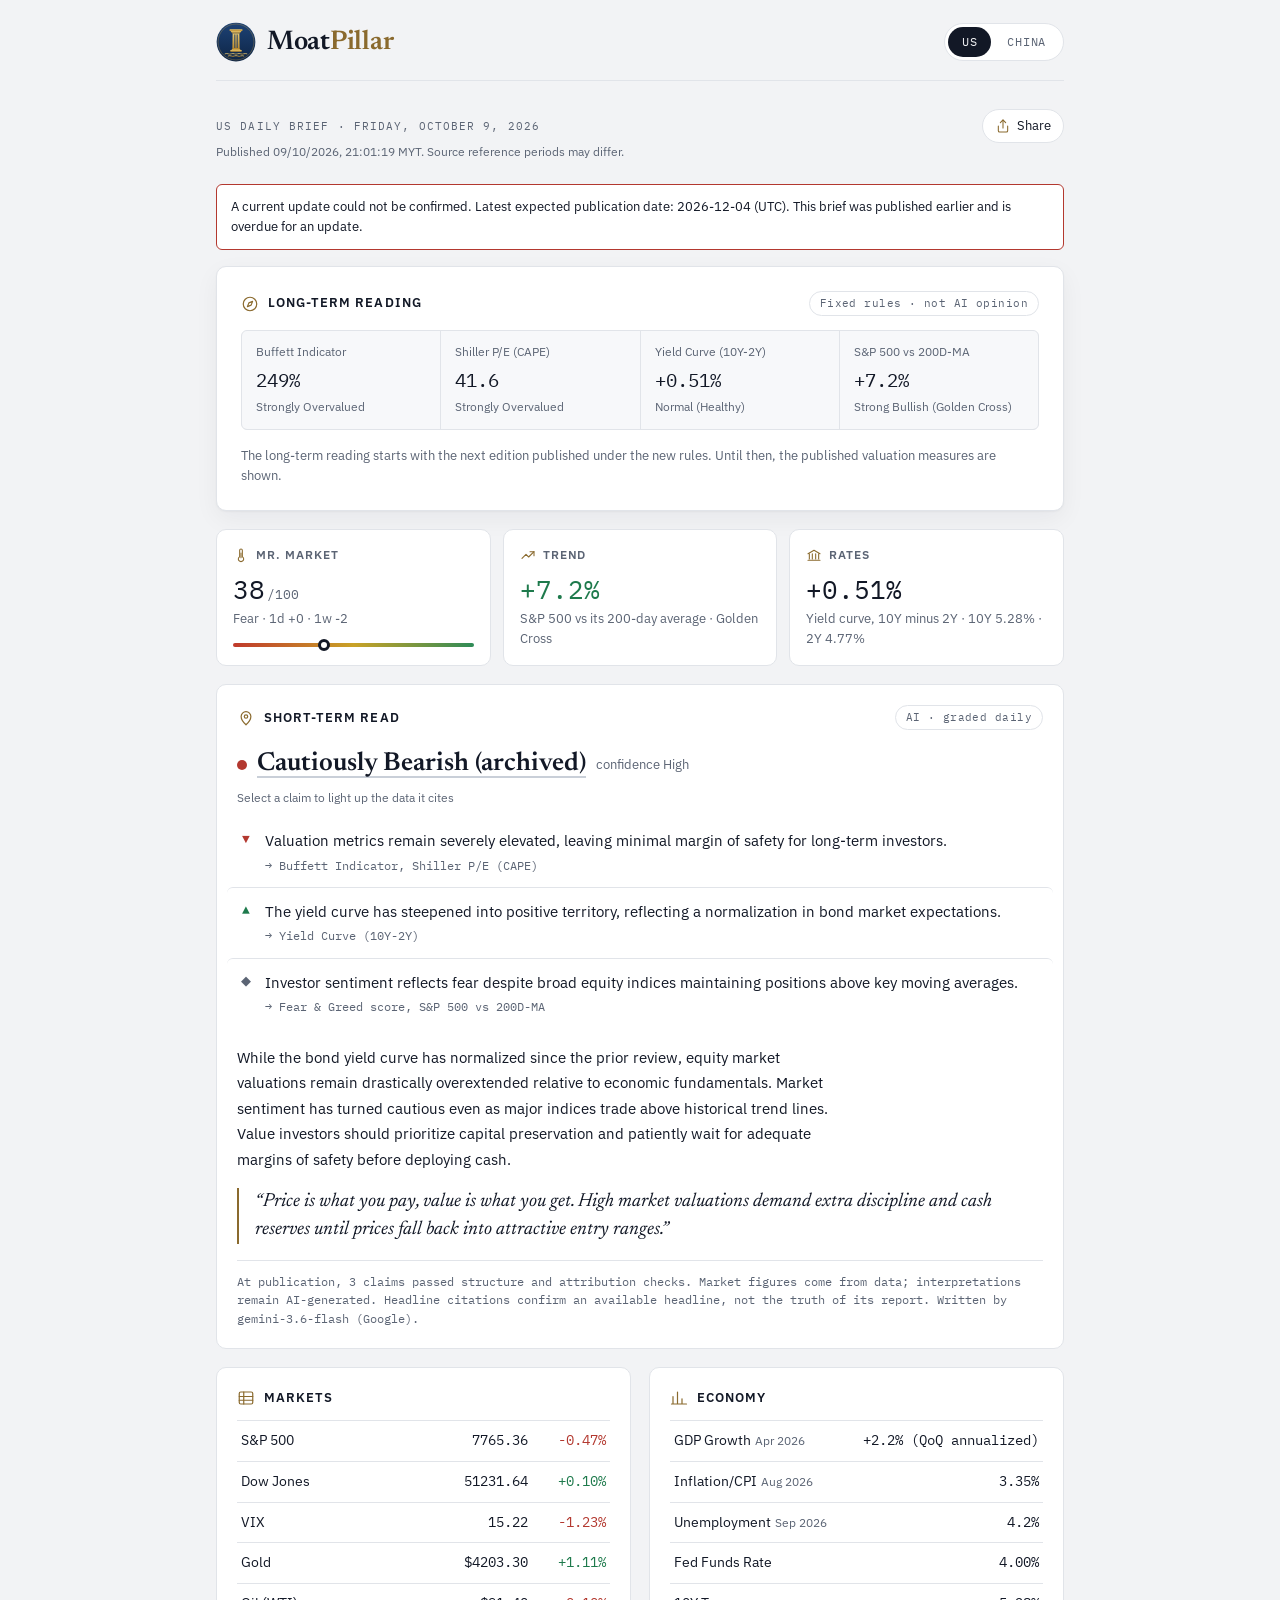
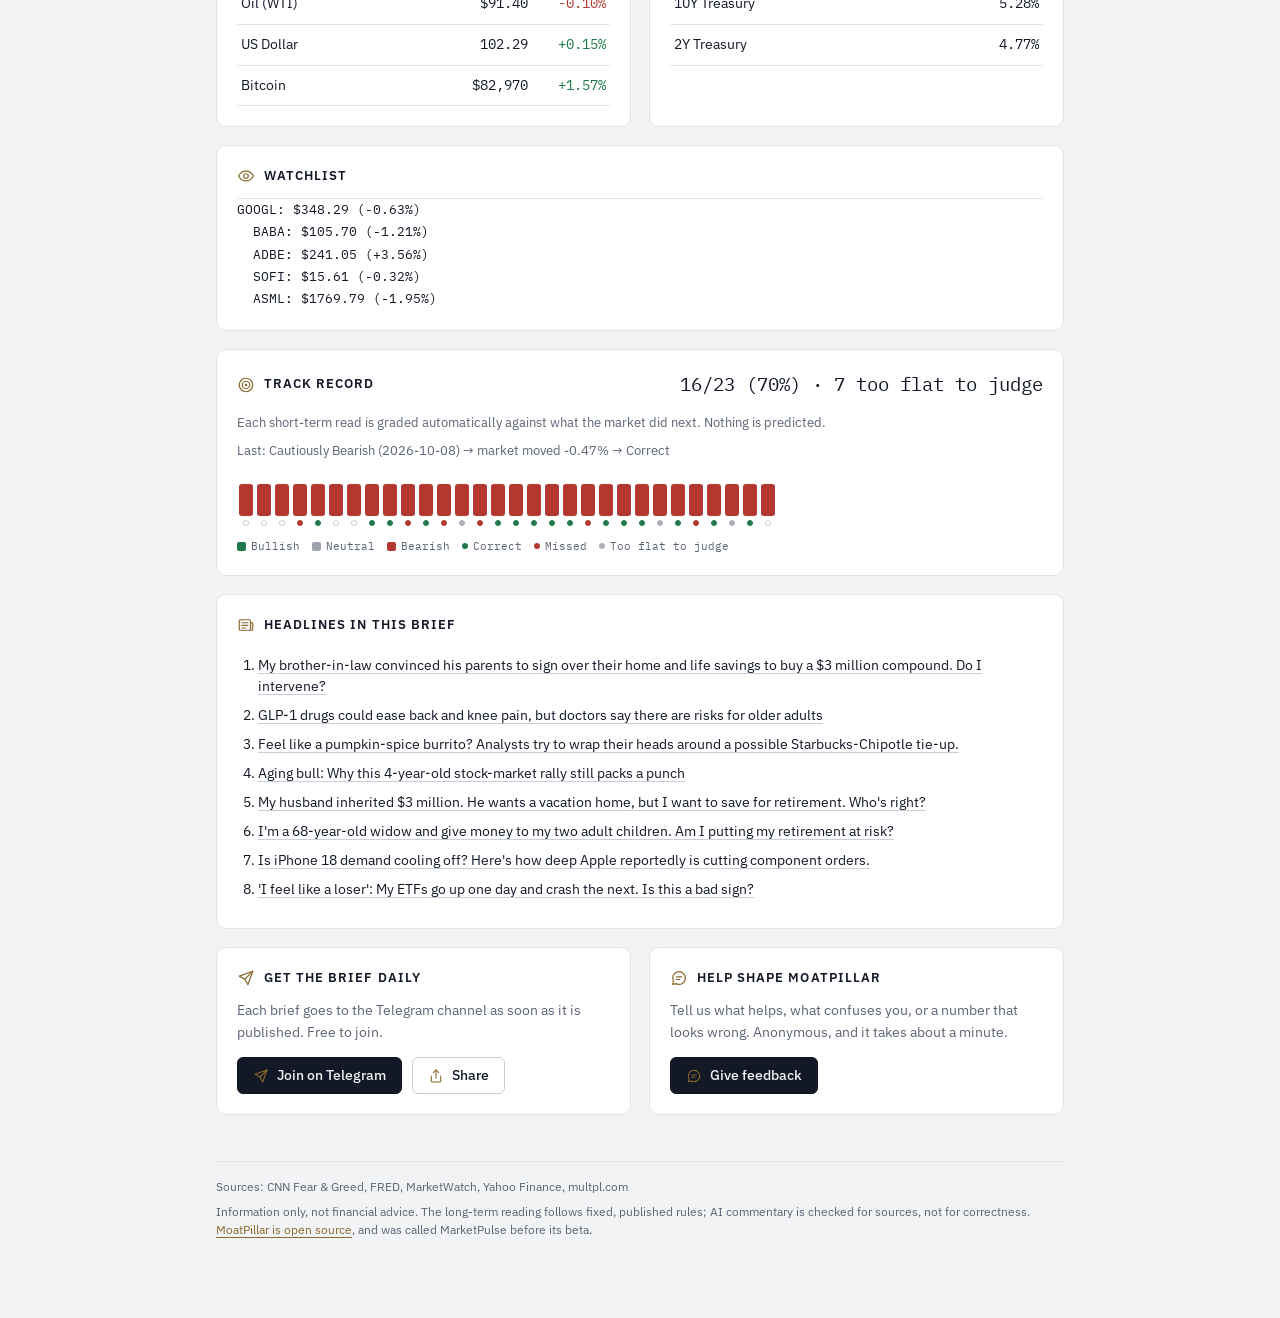
<file: docs/index.html>
<!doctype html>
<html lang="en">
<head>
<meta charset="utf-8">
<meta name="viewport" content="width=device-width, initial-scale=1, viewport-fit=cover">
<title>MoatPillar — Market Brief</title>
<meta name="description" content="Fixed rules for long-term value. AI for short-term clarity. A free daily US and China market brief for value investors, whose every AI claim cites its source data.">
<link rel="canonical" href="https://creator35lwb-web.github.io/MoatPillar/">
<meta property="og:type" content="website">
<meta property="og:site_name" content="MoatPillar">
<meta property="og:title" content="MoatPillar · Daily US &amp; China market brief">
<meta property="og:description" content="Fixed rules for long-term value. AI for short-term clarity. A free daily brief for value investors, whose every AI claim cites its data.">
<meta property="og:url" content="https://creator35lwb-web.github.io/MoatPillar/">
<meta property="og:image" content="https://creator35lwb-web.github.io/MoatPillar/assets/og-card.png">
<meta property="og:image:width" content="1200">
<meta property="og:image:height" content="630">
<meta property="og:image:alt" content="MoatPillar: fixed rules for long-term value, AI for short-term clarity">
<meta name="twitter:card" content="summary_large_image">
<link rel="icon" type="image/svg+xml" href="assets/brand/mark-small.svg">
<link rel="icon" type="image/png" sizes="32x32" href="assets/brand/favicon-32.png">
<link rel="icon" type="image/png" sizes="64x64" href="assets/brand/favicon-64.png">
<link rel="apple-touch-icon" href="assets/brand/apple-touch-icon.png">
<link rel="preconnect" href="https://fonts.googleapis.com">
<link rel="preconnect" href="https://fonts.gstatic.com" crossorigin>
<link href="https://fonts.googleapis.com/css2?family=Newsreader:ital,opsz,wght@0,6..72,500;0,6..72,600;1,6..72,500&family=IBM+Plex+Sans:wght@400;500;600&family=IBM+Plex+Mono:wght@400;500&display=swap" rel="stylesheet">
<link rel="stylesheet" href="style.css">
</head>
<body>
<svg width="0" height="0" style="position:absolute" aria-hidden="true" focusable="false">
  <symbol id="i-compass" viewBox="0 0 24 24"><circle cx="12" cy="12" r="9"/><path d="M15.5 8.5l-2 5-5 2 2-5z"/></symbol>
  <symbol id="i-thermo" viewBox="0 0 24 24"><path d="M10 14.5V5a2 2 0 1 1 4 0v9.5a4 4 0 1 1-4 0z"/><path d="M12 9v7"/></symbol>
  <symbol id="i-trend" viewBox="0 0 24 24"><path d="M3 17l6-6 4 4 8-8"/><path d="M15 7h6v6"/></symbol>
  <symbol id="i-bank" viewBox="0 0 24 24"><path d="M3 10l9-5 9 5"/><path d="M5 10v8M9.5 10v8M14.5 10v8M19 10v8"/><path d="M3 20h18"/></symbol>
  <symbol id="i-grid" viewBox="0 0 24 24"><rect x="3" y="4" width="18" height="16" rx="2"/><path d="M3 10h18M3 15h18M9 4v16"/></symbol>
  <symbol id="i-eye" viewBox="0 0 24 24"><path d="M2 12s3.5-6.5 10-6.5S22 12 22 12s-3.5 6.5-10 6.5S2 12 2 12z"/><circle cx="12" cy="12" r="3"/></symbol>
  <symbol id="i-target" viewBox="0 0 24 24"><circle cx="12" cy="12" r="9"/><circle cx="12" cy="12" r="5"/><circle cx="12" cy="12" r="1"/></symbol>
  <symbol id="i-pin" viewBox="0 0 24 24"><path d="M12 21s-6.5-5.8-6.5-11a6.5 6.5 0 0 1 13 0C18.5 15.2 12 21 12 21z"/><circle cx="12" cy="10" r="2.3"/></symbol>
  <symbol id="i-news" viewBox="0 0 24 24"><rect x="3" y="5" width="15" height="14" rx="1.5"/><path d="M18 9h3v8.5a1.5 1.5 0 0 1-3 0z"/><path d="M6.5 9h8M6.5 12.5h8M6.5 16h5"/></symbol>
  <symbol id="i-clock" viewBox="0 0 24 24"><circle cx="12" cy="12" r="9"/><path d="M12 7v5l3 2"/></symbol>
  <symbol id="i-check" viewBox="0 0 24 24"><path d="M12 3l7 3v5.5c0 4.5-3 8-7 9.5-4-1.5-7-5-7-9.5V6z"/><path d="M8.5 12l2.5 2.5 4.5-5"/></symbol>
  <symbol id="i-economy" viewBox="0 0 24 24"><path d="M4 20V10M10 20V4M16 20v-7M22 20H2"/></symbol>
  <symbol id="i-share" viewBox="0 0 24 24"><path d="M12 15V3"/><path d="M8 7l4-4 4 4"/><path d="M5 12v7a2 2 0 0 0 2 2h10a2 2 0 0 0 2-2v-7"/></symbol>
  <symbol id="i-message" viewBox="0 0 24 24"><path d="M20.5 12a8.5 8.5 0 0 1-12.4 7.5L3.5 20.5l1-4.4A8.5 8.5 0 1 1 20.5 12z"/><path d="M8.5 10.5h7M8.5 14h4.5"/></symbol>
  <symbol id="i-send" viewBox="0 0 24 24"><path d="M21 3L10.5 13.5"/><path d="M21 3l-6.5 18-4-7.5-7.5-4z"/></symbol>
  <symbol id="i-copy" viewBox="0 0 24 24"><rect x="9" y="9" width="11" height="11" rx="2"/><path d="M5 15V6a2 2 0 0 1 2-2h9"/></symbol>
  <symbol id="i-close" viewBox="0 0 24 24"><path d="M6 6l12 12M18 6L6 18"/></symbol>
</svg>

<div class="wrap">
  <header class="topbar">
    <a class="brand" href="./" aria-label="MoatPillar home">
      <!-- The mark is vector and the name is live text, so both stay sharp and follow the theme. -->
      <img class="brand-mark" src="assets/brand/mark.svg" alt="" width="40" height="40">
      <span class="brand-name">Moat<span>Pillar</span></span>
      <span class="beta-tag" aria-hidden="true" hidden>Beta</span>
    </a>
    <div class="edition-toggle" role="group" aria-label="Edition">
      <button type="button" data-edition="US" aria-pressed="true">US</button>
      <button type="button" data-edition="CN" aria-pressed="false">China</button>
    </div>
  </header>

  <main id="app">
    <p class="state-msg">Loading the latest brief…</p>
  </main>

  <dialog class="share-dialog" aria-labelledby="share-title">
    <div class="share-head">
      <h2 id="share-title" class="card-title"><svg class="icon" aria-hidden="true"><use href="#i-share"/></svg>Share this brief</h2>
      <button type="button" class="icon-btn share-close" aria-label="Close"><svg class="icon" aria-hidden="true"><use href="#i-close"/></svg></button>
    </div>
    <p class="share-pitch"></p>
    <div class="share-copy">
      <input class="share-url" type="text" readonly aria-label="Link to this brief">
      <button type="button" class="btn copy-link" autofocus><svg class="icon" aria-hidden="true"><use href="#i-copy"/></svg><span class="copy-label">Copy link</span></button>
    </div>
    <div class="share-grid">
      <a data-share="whatsapp" target="_blank" rel="noopener noreferrer">WhatsApp</a>
      <a data-share="telegram" target="_blank" rel="noopener noreferrer">Telegram</a>
      <a data-share="facebook" target="_blank" rel="noopener noreferrer">Facebook</a>
      <a data-share="x" target="_blank" rel="noopener noreferrer">X</a>
      <a data-share="linkedin" target="_blank" rel="noopener noreferrer">LinkedIn</a>
      <a data-share="email">Email</a>
    </div>
  </dialog>
</div>

<template id="tpl-report">
  <section class="masthead">
    <div class="masthead-row">
      <p class="eyebrow"><span class="edition-name"></span> Daily Brief · <span class="date"></span></p>
      <button type="button" class="icon-btn share-open" aria-haspopup="dialog"><svg class="icon" aria-hidden="true"><use href="#i-share"/></svg>Share</button>
    </div>
    <p class="asof"><svg class="icon" aria-hidden="true"><use href="#i-clock"/></svg><span class="asof-label"></span></p>
    <p class="publication-time"></p>
  </section>

  <div class="publication-banner flag-banner" role="status" hidden></div>
  <div class="flag-banner data-health-banner" hidden></div>

  <section class="card reading-card" aria-labelledby="reading-title">
    <div class="card-head">
      <h2 id="reading-title" class="card-title"><svg class="icon" aria-hidden="true"><use href="#i-compass"/></svg>Long-term reading</h2>
      <span class="rules-chip">Fixed rules · not AI opinion</span>
    </div>
    <div class="reading-body">
      <div class="verdict">
        <p class="micro">Valuation</p>
        <p class="verdict-word"></p>
        <p class="verdict-status"></p>
      </div>
      <div class="band-meter" role="img">
        <div class="band-rows"></div>
        <div class="band-labels"></div>
      </div>
      <dl class="reading-facts"></dl>
      <div class="changes">
        <h3 class="micro">What would change it</h3>
        <ul class="change-list"></ul>
      </div>
    </div>
    <p class="reading-note" hidden></p>
  </section>

  <section class="context-strip" aria-label="Market context">
    <div class="tile mood-tile" data-factkey="fearGreedValue">
      <p class="tile-title"><svg class="icon" aria-hidden="true"><use href="#i-thermo"/></svg>Mr. Market</p>
      <p class="tile-value"><span class="mood-score"></span><span class="tile-unit">/100</span></p>
      <p class="tile-label mood-label"></p>
      <div class="gauge-track"><div class="gauge-dot"></div></div>
    </div>
    <div class="tile trend-tile" data-factkey="sp500VsMa200">
      <p class="tile-title"><svg class="icon" aria-hidden="true"><use href="#i-trend"/></svg>Trend</p>
      <p class="tile-value trend-value"></p>
      <p class="tile-label trend-label"></p>
    </div>
    <div class="tile rates-tile" data-factkey="yieldCurve">
      <p class="tile-title"><svg class="icon" aria-hidden="true"><use href="#i-bank"/></svg>Rates</p>
      <p class="tile-value curve-value"></p>
      <p class="tile-label curve-label"></p>
    </div>
  </section>

  <section class="card read-card" aria-labelledby="read-title">
    <div class="card-head">
      <h2 id="read-title" class="card-title"><svg class="icon" aria-hidden="true"><use href="#i-pin"/></svg>Short-term read</h2>
      <span class="rules-chip ai-chip">AI · graded daily</span>
    </div>
    <p class="read-line"><span class="read-dot"></span><button type="button" class="sentiment-word"></button><span class="confidence"></span></p>
    <p class="hint">Select a claim to light up the data it cites</p>
    <p class="analysis-notice" hidden></p>
    <div class="claims"></div>
    <p class="interpretation"></p>
    <blockquote class="wisdom"></blockquote>
    <div class="verified-strip"></div>
  </section>

  <div class="grid-2">
    <section class="card table-card" aria-labelledby="markets-title">
      <h2 id="markets-title" class="card-title"><svg class="icon" aria-hidden="true"><use href="#i-grid"/></svg>Markets</h2>
      <div class="ledger screener-ledger"></div>
    </section>
    <section class="card table-card" aria-labelledby="economy-title">
      <h2 id="economy-title" class="card-title"><svg class="icon" aria-hidden="true"><use href="#i-economy"/></svg>Economy</h2>
      <div class="ledger economic-ledger"></div>
    </section>
  </div>

  <section class="card table-card watchlist-section" aria-labelledby="watch-title">
    <h2 id="watch-title" class="card-title"><svg class="icon" aria-hidden="true"><use href="#i-eye"/></svg>Watchlist</h2>
    <div class="ledger watchlist-ledger"></div>
    <pre class="watchlist-block" hidden></pre>
  </section>

  <section class="card trackrecord-section" aria-labelledby="record-title">
    <div class="card-head">
      <h2 id="record-title" class="card-title"><svg class="icon" aria-hidden="true"><use href="#i-target"/></svg>Track record</h2>
      <span class="accuracy"></span>
    </div>
    <p class="record-note">Each short-term read is graded automatically against what the market did next. Nothing is predicted.</p>
    <p class="phase-note" hidden></p>
    <p class="baseline" hidden></p>
    <p class="last"></p>
    <p class="history-empty state-msg" hidden>The history builds day by day; a timeline appears after a few editions.</p>
    <div class="history-strip" role="list" aria-label="Daily short-term read history"></div>
    <div class="history-detail" hidden>
      <span class="history-detail-date"></span>
      <span class="history-detail-sentiment"></span>
      <span class="history-detail-result"></span>
    </div>
    <div class="history-legend">
      <span><i class="swatch bullish"></i> Bullish</span>
      <span><i class="swatch neutral"></i> Neutral</span>
      <span><i class="swatch bearish"></i> Bearish</span>
      <span><i class="dot hit"></i> Correct</span>
      <span><i class="dot miss"></i> Missed</span>
      <span><i class="dot flat"></i> Too flat to judge</span>
    </div>
  </section>

  <section class="card news-section" aria-labelledby="news-title">
    <h2 id="news-title" class="card-title"><svg class="icon" aria-hidden="true"><use href="#i-news"/></svg>Headlines in this brief</h2>
    <ol class="news-list"></ol>
  </section>

  <section class="card extra-evidence-section" hidden>
    <h2 class="card-title"><svg class="icon" aria-hidden="true"><use href="#i-check"/></svg>Additional cited evidence</h2>
    <div class="ledger extra-evidence-ledger"></div>
  </section>

  <div class="grid-2 connect-grid">
    <section class="card connect-card" aria-labelledby="join-title">
      <h2 id="join-title" class="card-title"><svg class="icon" aria-hidden="true"><use href="#i-send"/></svg>Get the brief daily</h2>
      <p class="connect-text">Each brief goes to the Telegram channel as soon as it is published. Free to join.</p>
      <div class="connect-actions">
        <a class="btn btn-primary channel-link" target="_blank" rel="noopener noreferrer"><svg class="icon" aria-hidden="true"><use href="#i-send"/></svg>Join on Telegram</a>
        <button type="button" class="btn share-open" aria-haspopup="dialog"><svg class="icon" aria-hidden="true"><use href="#i-share"/></svg>Share</button>
      </div>
    </section>
    <section class="card connect-card feedback-card" aria-labelledby="feedback-title" hidden>
      <h2 id="feedback-title" class="card-title"><svg class="icon" aria-hidden="true"><use href="#i-message"/></svg>Help shape MoatPillar</h2>
      <p class="connect-text">Tell us what helps, what confuses you, or a number that looks wrong. Anonymous, and it takes about a minute.</p>
      <div class="connect-actions">
        <a class="btn btn-primary feedback-link" target="_blank" rel="noopener noreferrer"><svg class="icon" aria-hidden="true"><use href="#i-message"/></svg>Give feedback</a>
      </div>
    </section>
  </div>

  <footer class="footer">
    <p class="sources"></p>
    <p>Information only, not financial advice. The long-term reading follows fixed, published rules; AI commentary is checked for sources, not for correctness. <a href="https://github.com/creator35lwb-web/MoatPillar">MoatPillar is open source</a>, and was called MarketPulse before its beta.</p>
  </footer>
</template>

<script type="module" src="app.js"></script>
</body>
</html>
</file>
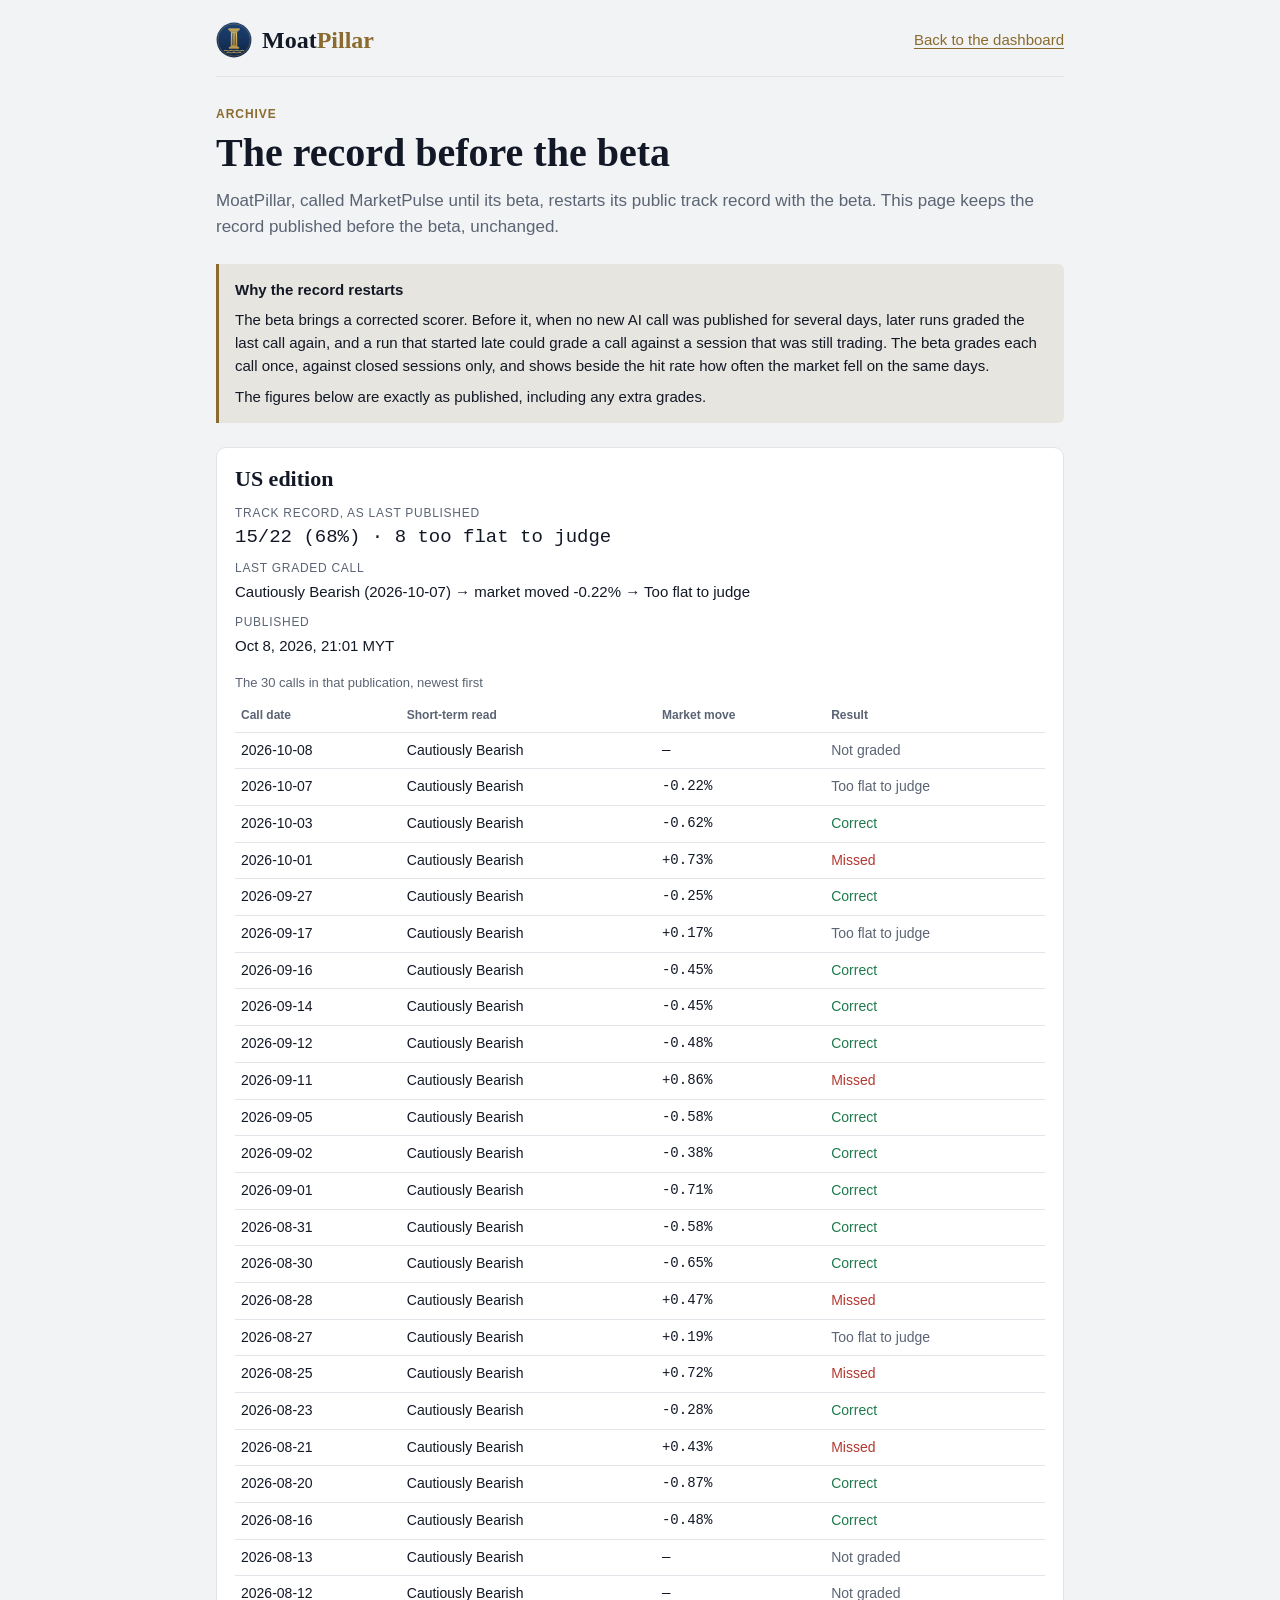
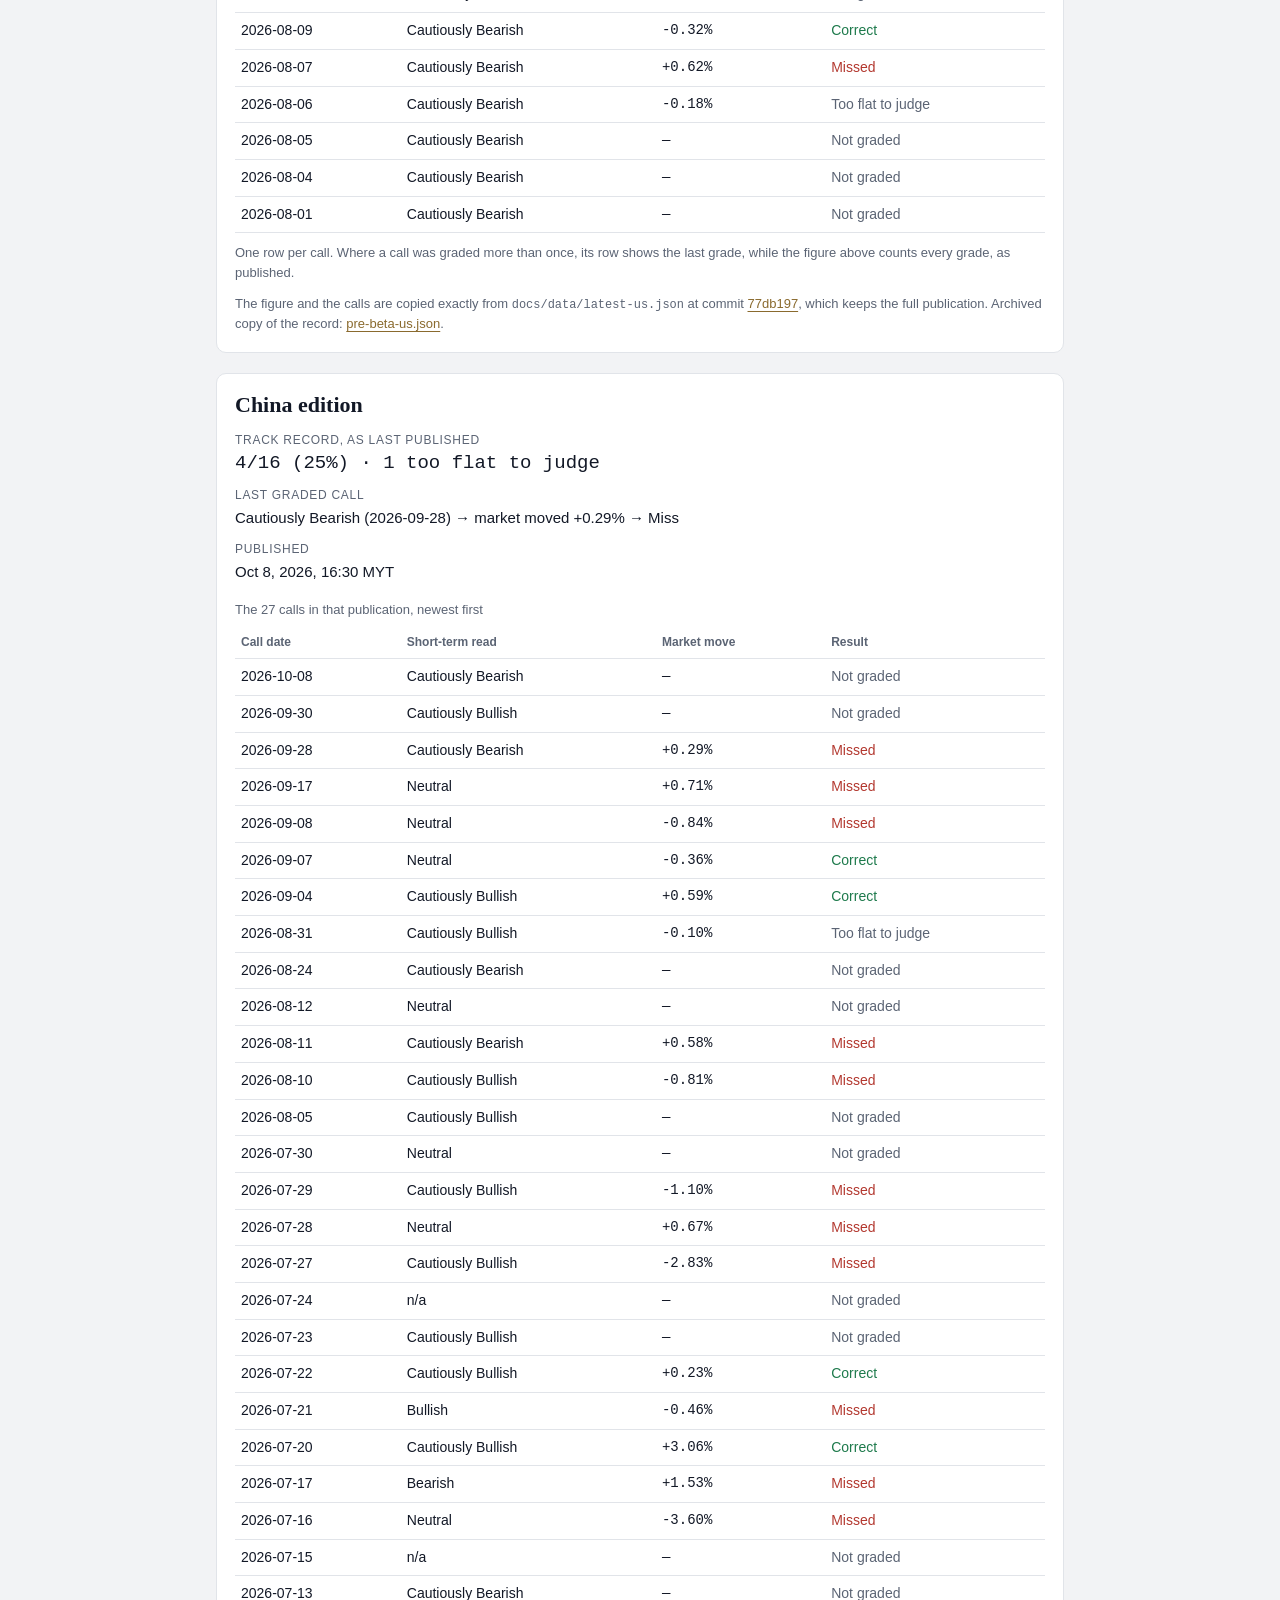
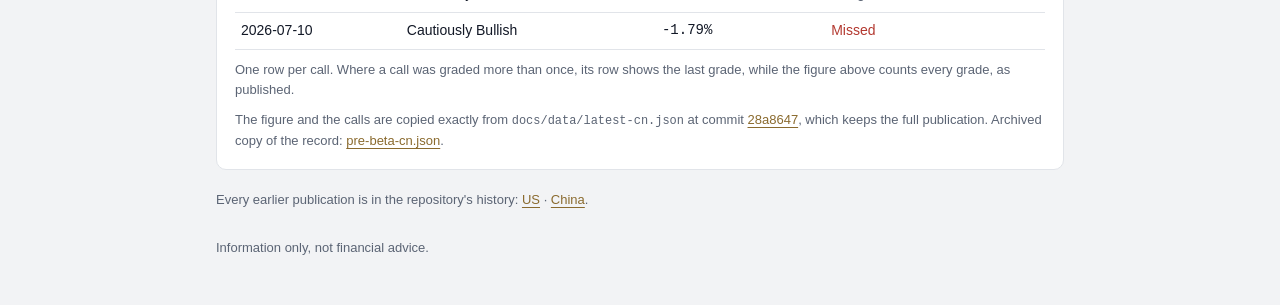
<file: docs/archive/pre-beta.html>
<!doctype html>
<html lang="en">
<head>
<meta charset="utf-8">
<meta name="viewport" content="width=device-width, initial-scale=1">
<title>MoatPillar · Record before the beta</title>
<meta name="description" content="The track record MoatPillar, then called MarketPulse, published before its beta, archived unchanged.">
<meta name="archive-sources" content="us:77db197f8e6da660ddaf0ed5a83cd7b11e1b9049 cn:28a86472103f4cf698b88d357c37b71236f6a941">
<link rel="icon" type="image/svg+xml" href="../assets/brand/mark-small.svg">
<link rel="icon" type="image/png" sizes="32x32" href="../assets/brand/favicon-32.png">
<link rel="apple-touch-icon" href="../assets/brand/apple-touch-icon.png">
<style>
:root {
  --bg: #F2F3F5; --surface: #FFFFFF; --rule: #E1E4E9; --text: #121826; --muted: #5B6474;
  --accent: #8A6A2E; --accent-soft: rgba(138, 106, 46, 0.10); --pos: #1E7A4C; --neg: #B3382F;
  --sans: -apple-system, BlinkMacSystemFont, "Segoe UI", Roboto, sans-serif;
  --serif: Georgia, "Times New Roman", serif;
  --mono: "SFMono-Regular", Consolas, monospace;
  color-scheme: light;
}
@media (prefers-color-scheme: dark) {
  :root {
    --bg: #0D1015; --surface: #141922; --rule: #252C38; --text: #ECE9E2; --muted: #98A1AF;
    --accent: #CFA75A; --accent-soft: rgba(207, 167, 90, 0.12); --pos: #4CB782; --neg: #E0675C;
    color-scheme: dark;
  }
}
* { box-sizing: border-box; }
body { margin: 0; background: var(--bg); color: var(--text); font: 15px/1.55 var(--sans); }
a { color: var(--accent); text-underline-offset: 3px; }
.wrap { max-width: 880px; margin: 0 auto; padding: 0 16px 48px; }
.topbar { display: flex; align-items: center; justify-content: space-between; gap: 16px; padding: 22px 0 18px; margin-bottom: 28px; border-bottom: 1px solid var(--rule); }
.brand { display: inline-flex; align-items: center; gap: 10px; text-decoration: none; }
.brand img { display: block; width: 36px; height: 36px; }
.brand-name { font: 600 24px/1 var(--serif); color: var(--text); white-space: nowrap; }
.brand-name span { color: var(--accent); }
.kicker { margin: 0 0 6px; color: var(--accent); font-size: 12px; font-weight: 600; letter-spacing: 0.08em; text-transform: uppercase; }
h1 { margin: 0 0 12px; font: 600 clamp(28px, 6vw, 40px)/1.15 var(--serif); }
.lead { margin: 0 0 24px; font-size: 17px; color: var(--muted); }
.note { margin: 0 0 24px; padding: 14px 16px; border-left: 3px solid var(--accent); border-radius: 0 6px 6px 0; background: var(--accent-soft); }
.note h2 { margin: 0 0 6px; font-size: 15px; }
.note p { margin: 0 0 8px; }
.note p:last-child { margin-bottom: 0; }
.card { margin: 0 0 20px; padding: 18px; border: 1px solid var(--rule); border-radius: 10px; background: var(--surface); }
.card h2 { margin: 0 0 12px; font: 600 22px/1.2 var(--serif); }
.summary { display: grid; gap: 10px; margin: 0 0 16px; }
.summary div { display: grid; gap: 2px; }
dt { color: var(--muted); font-size: 12px; text-transform: uppercase; letter-spacing: 0.06em; }
dd { margin: 0; }
.figure { font: 500 19px/1.3 var(--mono); }
.table-wrap { overflow-x: auto; }
table { width: 100%; border-collapse: collapse; font-size: 14px; }
caption { text-align: left; color: var(--muted); font-size: 13px; padding-bottom: 6px; }
th, td { padding: 7px 6px; border-bottom: 1px solid var(--rule); text-align: left; vertical-align: top; }
td:nth-child(1), td:nth-child(3) { white-space: nowrap; }
th { color: var(--muted); font-size: 12px; font-weight: 600; }
td:nth-child(3) { font-family: var(--mono); }
.result.hit { color: var(--pos); }
.result.miss { color: var(--neg); }
.result.flat, .result.none { color: var(--muted); }
.fine { margin: 10px 0 0; color: var(--muted); font-size: 13px; }
code { font-family: var(--mono); font-size: 0.92em; }
footer { margin-top: 28px; color: var(--muted); font-size: 13px; }
</style>
</head>
<body>
<div class="wrap">
  <header class="topbar">
    <a class="brand" href="../" aria-label="MoatPillar dashboard">
      <img src="../assets/brand/mark.svg" alt="" width="36" height="36">
      <span class="brand-name">Moat<span>Pillar</span></span>
    </a>
    <a href="../">Back to the dashboard</a>
  </header>
  <main>
  <p class="kicker">Archive</p>
  <h1>The record before the beta</h1>
  <p class="lead">MoatPillar, called MarketPulse until its beta, restarts its public track record with the beta. This page keeps the record published before the beta, unchanged.</p>
  <section class="note" aria-labelledby="why-title">
    <h2 id="why-title">Why the record restarts</h2>
    <p>The beta brings a corrected scorer. Before it, when no new AI call was published for several days, later runs graded the last call again, and a run that started late could grade a call against a session that was still trading. The beta grades each call once, against closed sessions only, and shows beside the hit rate how often the market fell on the same days.</p>
    <p>The figures below are exactly as published, including any extra grades.</p>
  </section>
  <section class="card" aria-labelledby="us-title">
    <h2 id="us-title">US edition</h2>
    <dl class="summary">
      <div><dt>Track record, as last published</dt><dd class="figure">15/22 (68%) · 8 too flat to judge</dd></div>
      <div><dt>Last graded call</dt><dd>Cautiously Bearish (2026-10-07) → market moved -0.22% → Too flat to judge</dd></div>
      <div><dt>Published</dt><dd>Oct 8, 2026, 21:01 MYT</dd></div>
    </dl>
    <div class="table-wrap">
      <table>
        <caption>The 30 calls in that publication, newest first</caption>
        <thead><tr><th scope="col">Call date</th><th scope="col">Short-term read</th><th scope="col">Market move</th><th scope="col">Result</th></tr></thead>
        <tbody>
        <tr><td>2026-10-08</td><td>Cautiously Bearish</td><td>—</td><td class="result none">Not graded</td></tr>
        <tr><td>2026-10-07</td><td>Cautiously Bearish</td><td>-0.22%</td><td class="result flat">Too flat to judge</td></tr>
        <tr><td>2026-10-03</td><td>Cautiously Bearish</td><td>-0.62%</td><td class="result hit">Correct</td></tr>
        <tr><td>2026-10-01</td><td>Cautiously Bearish</td><td>+0.73%</td><td class="result miss">Missed</td></tr>
        <tr><td>2026-09-27</td><td>Cautiously Bearish</td><td>-0.25%</td><td class="result hit">Correct</td></tr>
        <tr><td>2026-09-17</td><td>Cautiously Bearish</td><td>+0.17%</td><td class="result flat">Too flat to judge</td></tr>
        <tr><td>2026-09-16</td><td>Cautiously Bearish</td><td>-0.45%</td><td class="result hit">Correct</td></tr>
        <tr><td>2026-09-14</td><td>Cautiously Bearish</td><td>-0.45%</td><td class="result hit">Correct</td></tr>
        <tr><td>2026-09-12</td><td>Cautiously Bearish</td><td>-0.48%</td><td class="result hit">Correct</td></tr>
        <tr><td>2026-09-11</td><td>Cautiously Bearish</td><td>+0.86%</td><td class="result miss">Missed</td></tr>
        <tr><td>2026-09-05</td><td>Cautiously Bearish</td><td>-0.58%</td><td class="result hit">Correct</td></tr>
        <tr><td>2026-09-02</td><td>Cautiously Bearish</td><td>-0.38%</td><td class="result hit">Correct</td></tr>
        <tr><td>2026-09-01</td><td>Cautiously Bearish</td><td>-0.71%</td><td class="result hit">Correct</td></tr>
        <tr><td>2026-08-31</td><td>Cautiously Bearish</td><td>-0.58%</td><td class="result hit">Correct</td></tr>
        <tr><td>2026-08-30</td><td>Cautiously Bearish</td><td>-0.65%</td><td class="result hit">Correct</td></tr>
        <tr><td>2026-08-28</td><td>Cautiously Bearish</td><td>+0.47%</td><td class="result miss">Missed</td></tr>
        <tr><td>2026-08-27</td><td>Cautiously Bearish</td><td>+0.19%</td><td class="result flat">Too flat to judge</td></tr>
        <tr><td>2026-08-25</td><td>Cautiously Bearish</td><td>+0.72%</td><td class="result miss">Missed</td></tr>
        <tr><td>2026-08-23</td><td>Cautiously Bearish</td><td>-0.28%</td><td class="result hit">Correct</td></tr>
        <tr><td>2026-08-21</td><td>Cautiously Bearish</td><td>+0.43%</td><td class="result miss">Missed</td></tr>
        <tr><td>2026-08-20</td><td>Cautiously Bearish</td><td>-0.87%</td><td class="result hit">Correct</td></tr>
        <tr><td>2026-08-16</td><td>Cautiously Bearish</td><td>-0.48%</td><td class="result hit">Correct</td></tr>
        <tr><td>2026-08-13</td><td>Cautiously Bearish</td><td>—</td><td class="result none">Not graded</td></tr>
        <tr><td>2026-08-12</td><td>Cautiously Bearish</td><td>—</td><td class="result none">Not graded</td></tr>
        <tr><td>2026-08-09</td><td>Cautiously Bearish</td><td>-0.32%</td><td class="result hit">Correct</td></tr>
        <tr><td>2026-08-07</td><td>Cautiously Bearish</td><td>+0.62%</td><td class="result miss">Missed</td></tr>
        <tr><td>2026-08-06</td><td>Cautiously Bearish</td><td>-0.18%</td><td class="result flat">Too flat to judge</td></tr>
        <tr><td>2026-08-05</td><td>Cautiously Bearish</td><td>—</td><td class="result none">Not graded</td></tr>
        <tr><td>2026-08-04</td><td>Cautiously Bearish</td><td>—</td><td class="result none">Not graded</td></tr>
        <tr><td>2026-08-01</td><td>Cautiously Bearish</td><td>—</td><td class="result none">Not graded</td></tr>
        </tbody>
      </table>
    </div>
    <p class="fine">One row per call. Where a call was graded more than once, its row shows the last grade, while the figure above counts every grade, as published.</p>
    <p class="fine">The figure and the calls are copied exactly from <code>docs/data/latest-us.json</code> at commit <a href="https://github.com/creator35lwb-web/MoatPillar/blob/77db197f8e6da660ddaf0ed5a83cd7b11e1b9049/docs/data/latest-us.json">77db197</a>, which keeps the full publication. Archived copy of the record: <a href="pre-beta-us.json">pre-beta-us.json</a>.</p>
  </section>
  <section class="card" aria-labelledby="cn-title">
    <h2 id="cn-title">China edition</h2>
    <dl class="summary">
      <div><dt>Track record, as last published</dt><dd class="figure">4/16 (25%) · 1 too flat to judge</dd></div>
      <div><dt>Last graded call</dt><dd>Cautiously Bearish (2026-09-28) → market moved +0.29% → Miss</dd></div>
      <div><dt>Published</dt><dd>Oct 8, 2026, 16:30 MYT</dd></div>
    </dl>
    <div class="table-wrap">
      <table>
        <caption>The 27 calls in that publication, newest first</caption>
        <thead><tr><th scope="col">Call date</th><th scope="col">Short-term read</th><th scope="col">Market move</th><th scope="col">Result</th></tr></thead>
        <tbody>
        <tr><td>2026-10-08</td><td>Cautiously Bearish</td><td>—</td><td class="result none">Not graded</td></tr>
        <tr><td>2026-09-30</td><td>Cautiously Bullish</td><td>—</td><td class="result none">Not graded</td></tr>
        <tr><td>2026-09-28</td><td>Cautiously Bearish</td><td>+0.29%</td><td class="result miss">Missed</td></tr>
        <tr><td>2026-09-17</td><td>Neutral</td><td>+0.71%</td><td class="result miss">Missed</td></tr>
        <tr><td>2026-09-08</td><td>Neutral</td><td>-0.84%</td><td class="result miss">Missed</td></tr>
        <tr><td>2026-09-07</td><td>Neutral</td><td>-0.36%</td><td class="result hit">Correct</td></tr>
        <tr><td>2026-09-04</td><td>Cautiously Bullish</td><td>+0.59%</td><td class="result hit">Correct</td></tr>
        <tr><td>2026-08-31</td><td>Cautiously Bullish</td><td>-0.10%</td><td class="result flat">Too flat to judge</td></tr>
        <tr><td>2026-08-24</td><td>Cautiously Bearish</td><td>—</td><td class="result none">Not graded</td></tr>
        <tr><td>2026-08-12</td><td>Neutral</td><td>—</td><td class="result none">Not graded</td></tr>
        <tr><td>2026-08-11</td><td>Cautiously Bearish</td><td>+0.58%</td><td class="result miss">Missed</td></tr>
        <tr><td>2026-08-10</td><td>Cautiously Bullish</td><td>-0.81%</td><td class="result miss">Missed</td></tr>
        <tr><td>2026-08-05</td><td>Cautiously Bullish</td><td>—</td><td class="result none">Not graded</td></tr>
        <tr><td>2026-07-30</td><td>Neutral</td><td>—</td><td class="result none">Not graded</td></tr>
        <tr><td>2026-07-29</td><td>Cautiously Bullish</td><td>-1.10%</td><td class="result miss">Missed</td></tr>
        <tr><td>2026-07-28</td><td>Neutral</td><td>+0.67%</td><td class="result miss">Missed</td></tr>
        <tr><td>2026-07-27</td><td>Cautiously Bullish</td><td>-2.83%</td><td class="result miss">Missed</td></tr>
        <tr><td>2026-07-24</td><td>n/a</td><td>—</td><td class="result none">Not graded</td></tr>
        <tr><td>2026-07-23</td><td>Cautiously Bullish</td><td>—</td><td class="result none">Not graded</td></tr>
        <tr><td>2026-07-22</td><td>Cautiously Bullish</td><td>+0.23%</td><td class="result hit">Correct</td></tr>
        <tr><td>2026-07-21</td><td>Bullish</td><td>-0.46%</td><td class="result miss">Missed</td></tr>
        <tr><td>2026-07-20</td><td>Cautiously Bullish</td><td>+3.06%</td><td class="result hit">Correct</td></tr>
        <tr><td>2026-07-17</td><td>Bearish</td><td>+1.53%</td><td class="result miss">Missed</td></tr>
        <tr><td>2026-07-16</td><td>Neutral</td><td>-3.60%</td><td class="result miss">Missed</td></tr>
        <tr><td>2026-07-15</td><td>n/a</td><td>—</td><td class="result none">Not graded</td></tr>
        <tr><td>2026-07-13</td><td>Cautiously Bearish</td><td>—</td><td class="result none">Not graded</td></tr>
        <tr><td>2026-07-10</td><td>Cautiously Bullish</td><td>-1.79%</td><td class="result miss">Missed</td></tr>
        </tbody>
      </table>
    </div>
    <p class="fine">One row per call. Where a call was graded more than once, its row shows the last grade, while the figure above counts every grade, as published.</p>
    <p class="fine">The figure and the calls are copied exactly from <code>docs/data/latest-cn.json</code> at commit <a href="https://github.com/creator35lwb-web/MoatPillar/blob/28a86472103f4cf698b88d357c37b71236f6a941/docs/data/latest-cn.json">28a8647</a>, which keeps the full publication. Archived copy of the record: <a href="pre-beta-cn.json">pre-beta-cn.json</a>.</p>
  </section>
  <p class="fine">Every earlier publication is in the repository's history: <a href="https://github.com/creator35lwb-web/MoatPillar/commits/main/docs/data/latest-us.json">US</a> · <a href="https://github.com/creator35lwb-web/MoatPillar/commits/main/docs/data/latest-cn.json">China</a>.</p>
  </main>
  <footer>Information only, not financial advice.</footer>
</div>
</body>
</html>
</file>
<file: docs/style.css>
/* ============================================================
   MoatPillar — research-note design system
   Layout: one reading column. The long-term reading leads as the
   page's single statement piece; context, the AI short-term read,
   and the source tables follow in order of how slowly they change.
   ============================================================ */

:root {
  /* Light: porcelain paper, ink text, brass accent */
  --bg: #F2F3F5;
  --surface: #FFFFFF;
  --surface-2: #F7F8FA;
  --rule: #E1E4E9;
  --rule-strong: #C9CFD8;
  --text: #121826;
  --muted: #5B6474;
  --accent: #8A6A2E;
  --accent-soft: rgba(138, 106, 46, 0.10);
  --pos: #1E7A4C;
  --neg: #B3382F;
  --band-1: #2E8B57;
  --band-2: #74A657;
  --band-3: #C9A227;
  --band-4: #D2782D;
  --band-5: #C0392B;
  --shadow: 0 1px 2px rgba(18, 24, 38, 0.04), 0 8px 24px rgba(18, 24, 38, 0.05);

  --display: "Newsreader", Georgia, "Times New Roman", serif;
  --sans: "IBM Plex Sans", -apple-system, BlinkMacSystemFont, "Segoe UI", sans-serif;
  --mono: "IBM Plex Mono", "SFMono-Regular", Consolas, monospace;

  --fs-micro: 11px;
  --fs-sm: 13px;
  --fs-md: 15px;
  --fs-lg: 19px;
  --fs-xl: 26px;
  --fs-display: clamp(40px, 8vw, 64px);

  --container: 880px;
  --radius: 10px;
  --radius-sm: 6px;
  color-scheme: light;
}

@media (prefers-color-scheme: dark) {
  :root:not([data-theme="light"]) {
    --bg: #0D1015;
    --surface: #141922;
    --surface-2: #1A2029;
    --rule: #252C37;
    --rule-strong: #343D4B;
    --text: #ECE9E2;
    --muted: #98A1AF;
    --accent: #CFA75A;
    --accent-soft: rgba(207, 167, 90, 0.12);
    --pos: #4FB07B;
    --neg: #E06A5F;
    --band-1: #3FA36B;
    --band-2: #8CBF6A;
    --band-3: #D9B640;
    --band-4: #E08A45;
    --band-5: #E05A4C;
    --shadow: 0 1px 2px rgba(0, 0, 0, 0.3), 0 12px 32px rgba(0, 0, 0, 0.25);
    color-scheme: dark;
  }
}
:root[data-theme="dark"] {
  --bg: #0D1015;
  --surface: #141922;
  --surface-2: #1A2029;
  --rule: #252C37;
  --rule-strong: #343D4B;
  --text: #ECE9E2;
  --muted: #98A1AF;
  --accent: #CFA75A;
  --accent-soft: rgba(207, 167, 90, 0.12);
  --pos: #4FB07B;
  --neg: #E06A5F;
  --band-1: #3FA36B;
  --band-2: #8CBF6A;
  --band-3: #D9B640;
  --band-4: #E08A45;
  --band-5: #E05A4C;
  --shadow: 0 1px 2px rgba(0, 0, 0, 0.3), 0 12px 32px rgba(0, 0, 0, 0.25);
  color-scheme: dark;
}

* { box-sizing: border-box; }
[hidden] { display: none !important; }

body {
  margin: 0;
  background: var(--bg);
  color: var(--text);
  font-family: var(--sans);
  font-size: var(--fs-md);
  line-height: 1.55;
  -webkit-font-smoothing: antialiased;
}

.wrap {
  max-width: var(--container);
  margin: 0 auto;
  padding-inline: 16px;
  padding-block: 0 72px;
}

a { color: var(--accent); text-underline-offset: 3px; }
button { font: inherit; color: inherit; }
:focus-visible { outline: 2px solid var(--accent); outline-offset: 2px; border-radius: 4px; }

.icon {
  width: 18px; height: 18px;
  flex: 0 0 auto;
  fill: none;
  stroke: currentColor;
  stroke-width: 1.6;
  stroke-linecap: round;
  stroke-linejoin: round;
}

/* ---------- Top bar ---------- */

.topbar {
  display: flex;
  align-items: center;
  justify-content: space-between;
  gap: 16px;
  padding-block: 22px 18px;
  margin-bottom: 28px;
  border-bottom: 1px solid var(--rule);
}
.brand { display: inline-flex; align-items: center; gap: 11px; text-decoration: none; min-width: 0; }
/* The MoatPillar seal (a pillar standing in its moat) beside the name in the display serif.
   "Pillar" takes the accent, so the name follows the light and dark themes on its own. */
.brand-mark { display: block; flex: 0 0 auto; width: 40px; height: 40px; }
.brand-name {
  font: 600 27px/1 var(--display);
  letter-spacing: -0.01em;
  color: var(--text);
  white-space: nowrap;
}
.brand-name span { color: var(--accent); }
/* Shown while the record is in its beta phase (W25). */
.beta-tag {
  flex: 0 0 auto;
  margin-left: 10px;
  padding: 3px 8px;
  border: 1px solid var(--accent);
  border-radius: 999px;
  background: var(--accent-soft);
  color: var(--accent);
  font: 600 var(--fs-micro)/1.2 var(--sans);
  letter-spacing: 0.08em;
  text-transform: uppercase;
}

.edition-toggle {
  display: flex;
  gap: 2px;
  padding: 3px;
  background: var(--surface);
  border: 1px solid var(--rule);
  border-radius: 999px;
}
.edition-toggle button {
  font-family: var(--mono);
  font-size: 12px;
  letter-spacing: 0.06em;
  text-transform: uppercase;
  color: var(--muted);
  background: transparent;
  border: 0;
  padding: 6px 14px;
  border-radius: 999px;
  cursor: pointer;
}
.edition-toggle button[aria-pressed="true"] { background: var(--text); color: var(--bg); }

/* ---------- Masthead ---------- */

.masthead { margin-bottom: 22px; }
.eyebrow, .micro {
  font-family: var(--mono);
  font-size: var(--fs-micro);
  letter-spacing: 0.1em;
  text-transform: uppercase;
  color: var(--muted);
  margin: 0;
}
.asof {
  display: inline-flex;
  align-items: center;
  gap: 8px;
  margin: 10px 0 4px;
  font-size: var(--fs-sm);
  color: var(--text);
}
.asof .icon { color: var(--accent); width: 16px; height: 16px; }
.asof.is-flagged { color: var(--neg); font-weight: 500; }
.asof.is-flagged .icon { color: var(--neg); }
.publication-time { margin: 0; font-size: 12px; color: var(--muted); }

/* ---------- Cards ---------- */

.card {
  background: var(--surface);
  border: 1px solid var(--rule);
  border-radius: var(--radius);
  padding: 20px;
  margin-bottom: 18px;
}
.card-head { display: flex; align-items: center; justify-content: space-between; gap: 12px; flex-wrap: wrap; margin-bottom: 14px; }
.card-title {
  display: inline-flex;
  align-items: center;
  gap: 9px;
  margin: 0;
  font-family: var(--sans);
  font-size: var(--fs-sm);
  font-weight: 600;
  letter-spacing: 0.08em;
  text-transform: uppercase;
  color: var(--text);
}
.card-title .icon { color: var(--accent); }
section.card > .card-title { margin-bottom: 12px; }
.rules-chip {
  font-family: var(--mono);
  font-size: var(--fs-micro);
  letter-spacing: 0.04em;
  color: var(--muted);
  border: 1px solid var(--rule);
  border-radius: 999px;
  padding: 3px 10px;
}

/* ---------- Long-term reading: the statement piece ---------- */

.reading-card { box-shadow: var(--shadow); padding: 24px; }
.reading-body { display: grid; gap: 22px; }
.verdict-word {
  font-family: var(--display);
  font-size: var(--fs-display);
  font-weight: 600;
  line-height: 1.02;
  letter-spacing: -0.015em;
  margin: 6px 0 8px;
  text-wrap: balance;
}
.verdict-word[data-level="1"] { color: var(--band-1); }
.verdict-word[data-level="2"] { color: var(--band-2); }
.verdict-word[data-level="3"] { color: var(--band-3); }
.verdict-word[data-level="4"] { color: var(--band-4); }
.verdict-word[data-level="5"] { color: var(--band-5); }
.verdict-status { margin: 0; font-size: var(--fs-sm); color: var(--muted); }

.band-meter { padding-bottom: 4px; }
.band-rows { display: grid; gap: 12px; }
.band-row { padding-top: 24px; border-radius: 4px; transition: background 0.3s ease; }
.band-track {
  position: relative;
  display: grid;
  grid-template-columns: repeat(5, 1fr);
  gap: 3px;
  height: 10px;
}
.band-seg { border-radius: 3px; opacity: 0.32; }
.band-seg.is-current { opacity: 1; }
.band-seg[data-level="1"] { background: var(--band-1); }
.band-seg[data-level="2"] { background: var(--band-2); }
.band-seg[data-level="3"] { background: var(--band-3); }
.band-seg[data-level="4"] { background: var(--band-4); }
.band-seg[data-level="5"] { background: var(--band-5); }
.band-marker {
  position: absolute;
  top: 50%;
  transform: translate(-50%, -50%);
  width: 14px; height: 14px;
  border-radius: 50%;
  background: var(--surface);
  border: 3px solid var(--text);
}
.band-marker .tag {
  position: absolute;
  bottom: 16px;
  left: 50%;
  transform: translateX(-50%);
  white-space: nowrap;
  font-family: var(--mono);
  font-size: 12px;
  color: var(--text);
}
/* Near either end, the tag hangs inward so it never leaves the card. */
.band-marker .tag.is-left { left: auto; right: -7px; transform: none; }
.band-marker .tag.is-right { left: -7px; transform: none; }
.band-labels {
  display: grid;
  grid-template-columns: repeat(5, 1fr);
  gap: 3px;
  margin-top: 10px;
  font-size: 11.5px;
  color: var(--muted);
}
.band-labels span { text-align: center; line-height: 1.25; }
.band-labels span.is-current { color: var(--text); font-weight: 600; }

.reading-facts {
  display: grid;
  grid-template-columns: repeat(auto-fit, minmax(170px, 1fr));
  gap: 1px;
  margin: 0;
  background: var(--rule);
  border: 1px solid var(--rule);
  border-radius: var(--radius-sm);
  overflow: hidden;
}
.reading-facts > div { background: var(--surface-2); padding: 12px 14px; min-width: 0; transition: background 0.3s ease; }
.reading-facts dt { font-size: 12px; color: var(--muted); margin-bottom: 4px; }
.reading-facts dd { margin: 0; font-family: var(--mono); font-size: var(--fs-lg); font-variant-numeric: tabular-nums; }
.reading-facts dd .sub { display: block; font-family: var(--sans); font-size: 12px; color: var(--muted); margin-top: 3px; }
.chip {
  display: inline-block;
  font-family: var(--sans);
  font-size: 13px;
  font-weight: 600;
  letter-spacing: 0.02em;
  padding: 2px 10px;
  border-radius: 999px;
  border: 1px solid currentColor;
}
.chip.tone-1 { color: var(--band-1); }
.chip.tone-2 { color: var(--band-3); }
.chip.tone-3 { color: var(--band-4); }
.chip.tone-4 { color: var(--band-5); }

.changes .micro { margin-bottom: 8px; }
.change-list { list-style: none; margin: 0; padding: 0; display: grid; gap: 8px; }
.change-list li {
  display: grid;
  grid-template-columns: 22px 1fr;
  gap: 8px;
  font-size: 14px;
  line-height: 1.45;
}
.change-list .arrow { font-family: var(--mono); color: var(--accent); text-align: center; }
.change-list code { font-family: var(--mono); font-size: 13px; background: var(--accent-soft); padding: 0 5px; border-radius: 4px; }
.change-list .distance { color: var(--muted); }
.reading-note { margin: 16px 0 0; font-size: var(--fs-sm); color: var(--muted); }

/* ---------- Context strip ---------- */

.context-strip {
  display: grid;
  grid-template-columns: repeat(3, minmax(0, 1fr));
  gap: 12px;
  margin-bottom: 18px;
}
.tile {
  background: var(--surface);
  border: 1px solid var(--rule);
  border-radius: var(--radius);
  padding: 16px;
  min-width: 0;
  transition: background 0.3s ease, border-color 0.3s ease;
}
.tile-title { display: flex; align-items: center; gap: 7px; margin: 0 0 10px; font-size: 12px; font-weight: 600; letter-spacing: 0.08em; text-transform: uppercase; color: var(--muted); }
.tile-title .icon { width: 16px; height: 16px; color: var(--accent); }
.tile-value { margin: 0; font-family: var(--mono); font-size: var(--fs-xl); font-variant-numeric: tabular-nums; line-height: 1.1; }
.tile-unit { font-size: 13px; color: var(--muted); margin-left: 2px; }
.tile-label { margin: 6px 0 0; font-size: 13px; color: var(--muted); }
.tile-value.is-up { color: var(--pos); }
.tile-value.is-down { color: var(--neg); }
.gauge-track {
  position: relative;
  height: 4px;
  margin-top: 14px;
  border-radius: 2px;
  background: linear-gradient(90deg, var(--band-5), var(--band-3) 50%, var(--band-1));
}
.gauge-dot {
  position: absolute;
  top: 50%;
  width: 12px; height: 12px;
  border-radius: 50%;
  background: var(--surface);
  border: 3px solid var(--text);
  transform: translate(-50%, -50%);
}

/* ---------- Short-term read ---------- */

.read-line { display: flex; align-items: center; flex-wrap: wrap; gap: 10px; margin: 0 0 4px; }
.read-dot { width: 10px; height: 10px; border-radius: 50%; background: var(--muted); }
.read-dot.bullish { background: var(--pos); }
.read-dot.bearish { background: var(--neg); }
.sentiment-word {
  font-family: var(--display);
  font-size: var(--fs-xl);
  font-weight: 600;
  background: none;
  border: 0;
  padding: 0;
  cursor: pointer;
  text-decoration: underline;
  text-decoration-color: var(--rule-strong);
  text-underline-offset: 6px;
}
.sentiment-word:hover { text-decoration-color: var(--accent); }
.confidence { font-size: var(--fs-sm); color: var(--muted); }
.hint { margin: 2px 0 10px; font-size: 12px; color: var(--muted); }
.analysis-notice { font-size: var(--fs-sm); color: var(--muted); }

.claim {
  display: grid;
  grid-template-columns: 18px minmax(0, 1fr);
  gap: 10px;
  padding: 12px 10px;
  margin-inline: -10px;
  border-radius: var(--radius-sm);
  cursor: pointer;
}
.claim + .claim { border-top: 1px solid var(--rule); }
.claim:hover, .claim.is-active { background: var(--accent-soft); }
.claim .dir { font-family: var(--mono); font-size: 13px; line-height: 1.6; text-align: center; color: var(--muted); }
.claim .dir.supports_bullish { color: var(--pos); }
.claim .dir.supports_bearish { color: var(--neg); }
.claim .text { font-size: 15px; }
.claim .evidence-tag { margin-top: 4px; font-family: var(--mono); font-size: 12px; color: var(--muted); overflow-wrap: anywhere; }
.claim.is-active .evidence-tag { color: var(--accent); }
.interpretation { margin: 16px 0; font-size: 15px; line-height: 1.7; color: var(--text); max-width: 68ch; }
.wisdom {
  margin: 0 0 16px;
  padding-left: 16px;
  border-left: 2px solid var(--accent);
  font-family: var(--display);
  font-style: italic;
  font-size: var(--fs-lg);
  line-height: 1.45;
}
.verified-strip {
  display: flex;
  align-items: center;
  gap: 8px;
  font-family: var(--mono);
  font-size: 12px;
  color: var(--pos);
  padding-top: 12px;
  border-top: 1px solid var(--rule);
}
.verified-strip[data-status="approved"]::before { content: "\2713"; font-weight: 700; }
.verified-strip[data-status="withheld"] { color: var(--neg); }
.verified-strip[data-status="unavailable"], .verified-strip[data-status="historical"] { color: var(--muted); }

/* ---------- Tables ---------- */

.grid-2 { display: grid; grid-template-columns: repeat(2, minmax(0, 1fr)); gap: 18px; }
.grid-2 > .card { margin-bottom: 18px; }
.ledger { border-top: 1px solid var(--rule); }
.ledger-row {
  display: grid;
  grid-template-columns: minmax(0, 1fr) auto auto;
  align-items: baseline;
  gap: 14px;
  padding: 9px 4px;
  border-bottom: 1px solid var(--rule);
  transition: background 0.3s ease;
}
.ledger-row .label { font-size: 14px; color: var(--text); min-width: 0; }
.ledger-row .label .period { color: var(--muted); font-size: 12px; margin-left: 4px; }
.ledger-row .value, .ledger-row .change { font-family: var(--mono); font-size: 14px; font-variant-numeric: tabular-nums; text-align: right; white-space: nowrap; }
.ledger-row .change { min-width: 8ch; }
.ledger-row .change.up { color: var(--pos); }
.ledger-row .change.down { color: var(--neg); }
.ledger-row.two-col { grid-template-columns: minmax(0, 1fr) auto; }
.is-cited { background: var(--accent-soft) !important; border-color: var(--accent) !important; }
.evidence-unavailable .value { color: var(--neg); }
.extra-evidence-ledger .value { overflow-wrap: anywhere; white-space: normal; }
.watchlist-block { font-family: var(--mono); font-size: 13px; line-height: 1.7; white-space: pre-wrap; margin: 0; }

/* ---------- Track record ---------- */

.accuracy { font-family: var(--mono); font-size: var(--fs-lg); color: var(--text); }
.record-note, .phase-note, .last { margin: 0 0 8px; font-size: 13px; color: var(--muted); }
.baseline {
  margin: 0 0 10px;
  padding: 8px 12px;
  border-left: 3px solid var(--accent);
  border-radius: 0 var(--radius-sm) var(--radius-sm) 0;
  background: var(--accent-soft);
  font-size: 14px;
  color: var(--text);
}
.history-strip { display: flex; align-items: flex-end; gap: 4px; padding: 14px 2px 12px; overflow-x: auto; }
.history-cell { flex: 0 0 auto; width: 14px; height: 32px; border-radius: 3px; background: var(--rule-strong); cursor: pointer; position: relative; }
.history-cell.bullish { background: var(--pos); }
.history-cell.bearish { background: var(--neg); }
.history-cell.neutral { background: var(--muted); opacity: 0.6; }
.history-cell:hover, .history-cell.is-active { outline: 2px solid var(--accent); outline-offset: 2px; }
.history-cell .history-dot { position: absolute; left: 50%; bottom: -10px; width: 6px; height: 6px; border-radius: 50%; transform: translateX(-50%); border: 1px solid var(--rule-strong); }
.history-cell .history-dot.hit { background: var(--pos); border-color: var(--pos); }
.history-cell .history-dot.miss { background: var(--neg); border-color: var(--neg); }
.history-cell .history-dot.flat { background: var(--muted); border-color: var(--muted); opacity: 0.5; }
.history-detail { display: flex; flex-wrap: wrap; gap: 10px; align-items: baseline; margin-top: 14px; padding: 10px 12px; border-radius: var(--radius-sm); background: var(--surface-2); font-size: 13px; }
.history-detail-date { font-family: var(--mono); color: var(--accent); font-size: 12px; }
.history-detail-result { color: var(--muted); font-size: 12px; }
.history-legend { display: flex; flex-wrap: wrap; gap: 12px; margin-top: 10px; font-family: var(--mono); font-size: 11px; color: var(--muted); }
.history-legend span { display: inline-flex; align-items: center; gap: 5px; }
.history-legend .swatch { width: 9px; height: 9px; border-radius: 2px; display: inline-block; }
.history-legend .swatch.bullish { background: var(--pos); }
.history-legend .swatch.bearish { background: var(--neg); }
.history-legend .swatch.neutral { background: var(--muted); opacity: 0.6; }
.history-legend .dot { width: 6px; height: 6px; border-radius: 50%; display: inline-block; }
.history-legend .dot.hit { background: var(--pos); }
.history-legend .dot.miss { background: var(--neg); }
.history-legend .dot.flat { background: var(--muted); opacity: 0.5; }

/* ---------- Headlines ---------- */

.news-list { margin: 0; padding-left: 1.4em; }
.news-item { font-size: 14px; margin: 8px 0; line-height: 1.5; }
.news-item a { color: var(--text); text-decoration-color: var(--rule-strong); }
.news-item a:hover { color: var(--accent); text-decoration-color: var(--accent); }
.source-link-unavailable { color: var(--muted); font-size: 12px; }

/* ---------- Banners, footer, states ---------- */

.flag-banner {
  font-size: 13px;
  padding: 12px 14px;
  border: 1px solid var(--neg);
  border-radius: var(--radius-sm);
  background: var(--surface);
  margin-bottom: 16px;
}
.flag-banner b { color: var(--neg); }
/* ---------- Join, share and feedback ---------- */

.masthead-row { display: flex; align-items: center; justify-content: space-between; gap: 12px; }
.icon-btn {
  display: inline-flex;
  align-items: center;
  gap: 6px;
  padding: 6px 12px;
  border: 1px solid var(--rule);
  border-radius: 999px;
  background: var(--surface);
  color: var(--text);
  font-size: 13px;
  cursor: pointer;
}
.icon-btn:hover { border-color: var(--rule-strong); }
.icon-btn .icon { width: 16px; height: 16px; color: var(--accent); }

.btn {
  display: inline-flex;
  align-items: center;
  gap: 8px;
  padding: 9px 15px;
  border: 1px solid var(--rule-strong);
  border-radius: var(--radius-sm);
  background: var(--surface);
  color: var(--text);
  font-size: 14px;
  font-weight: 500;
  line-height: 1.2;
  text-decoration: none;
  cursor: pointer;
}
.btn:hover { border-color: var(--accent); }
.btn .icon { width: 16px; height: 16px; color: var(--accent); }
.btn-primary { background: var(--text); border-color: var(--text); color: var(--bg); }
.btn-primary:hover { border-color: var(--accent); box-shadow: 0 0 0 1px var(--accent) inset; }

.connect-grid.is-single { grid-template-columns: minmax(0, 1fr); }
.connect-text { margin: 0 0 14px; font-size: 14px; color: var(--muted); max-width: 60ch; }
.connect-actions { display: flex; flex-wrap: wrap; gap: 10px; }

.share-dialog {
  width: min(440px, calc(100vw - 32px));
  padding: 20px;
  border: 1px solid var(--rule);
  border-radius: var(--radius);
  background: var(--surface);
  color: var(--text);
  box-shadow: var(--shadow);
}
.share-dialog::backdrop { background: rgba(13, 16, 21, 0.55); }
.share-head { display: flex; align-items: center; justify-content: space-between; gap: 12px; margin-bottom: 10px; }
.share-head .icon-btn { padding: 6px; }
.share-pitch { margin: 0 0 14px; font-size: 14px; color: var(--muted); }
.share-copy { display: flex; gap: 8px; margin-bottom: 14px; }
.share-url {
  flex: 1;
  min-width: 0;
  padding: 9px 10px;
  border: 1px solid var(--rule);
  border-radius: var(--radius-sm);
  background: var(--surface-2);
  color: var(--text);
  font-family: var(--mono);
  font-size: 12.5px;
}
.share-grid { display: grid; grid-template-columns: repeat(3, minmax(0, 1fr)); gap: 8px; }
.share-grid a {
  padding: 10px 8px;
  border: 1px solid var(--rule);
  border-radius: var(--radius-sm);
  background: var(--surface-2);
  color: var(--text);
  font-size: 13.5px;
  font-weight: 500;
  text-align: center;
  text-decoration: none;
}
.share-grid a:hover { border-color: var(--accent); }

.footer { margin-top: 28px; padding-top: 16px; border-top: 1px solid var(--rule); font-size: 12px; color: var(--muted); }
.footer p { margin: 0 0 6px; }
.state-msg { font-family: var(--mono); font-size: 13px; color: var(--muted); padding: 36px 0; text-align: center; }

@media (prefers-reduced-motion: reduce) {
  * { transition: none !important; animation: none !important; scroll-behavior: auto !important; }
}

@media (max-width: 680px) {
  .grid-2 { grid-template-columns: minmax(0, 1fr); gap: 0; }
  .context-strip { grid-template-columns: minmax(0, 1fr); }
  .card, .reading-card { padding: 16px; }
  .band-labels { font-size: 10.5px; }
  .share-grid { grid-template-columns: repeat(2, minmax(0, 1fr)); }
  .brand { gap: 9px; }
  .brand-mark { width: 34px; height: 34px; }
  .brand-name { font-size: 23px; }
}
</file>
